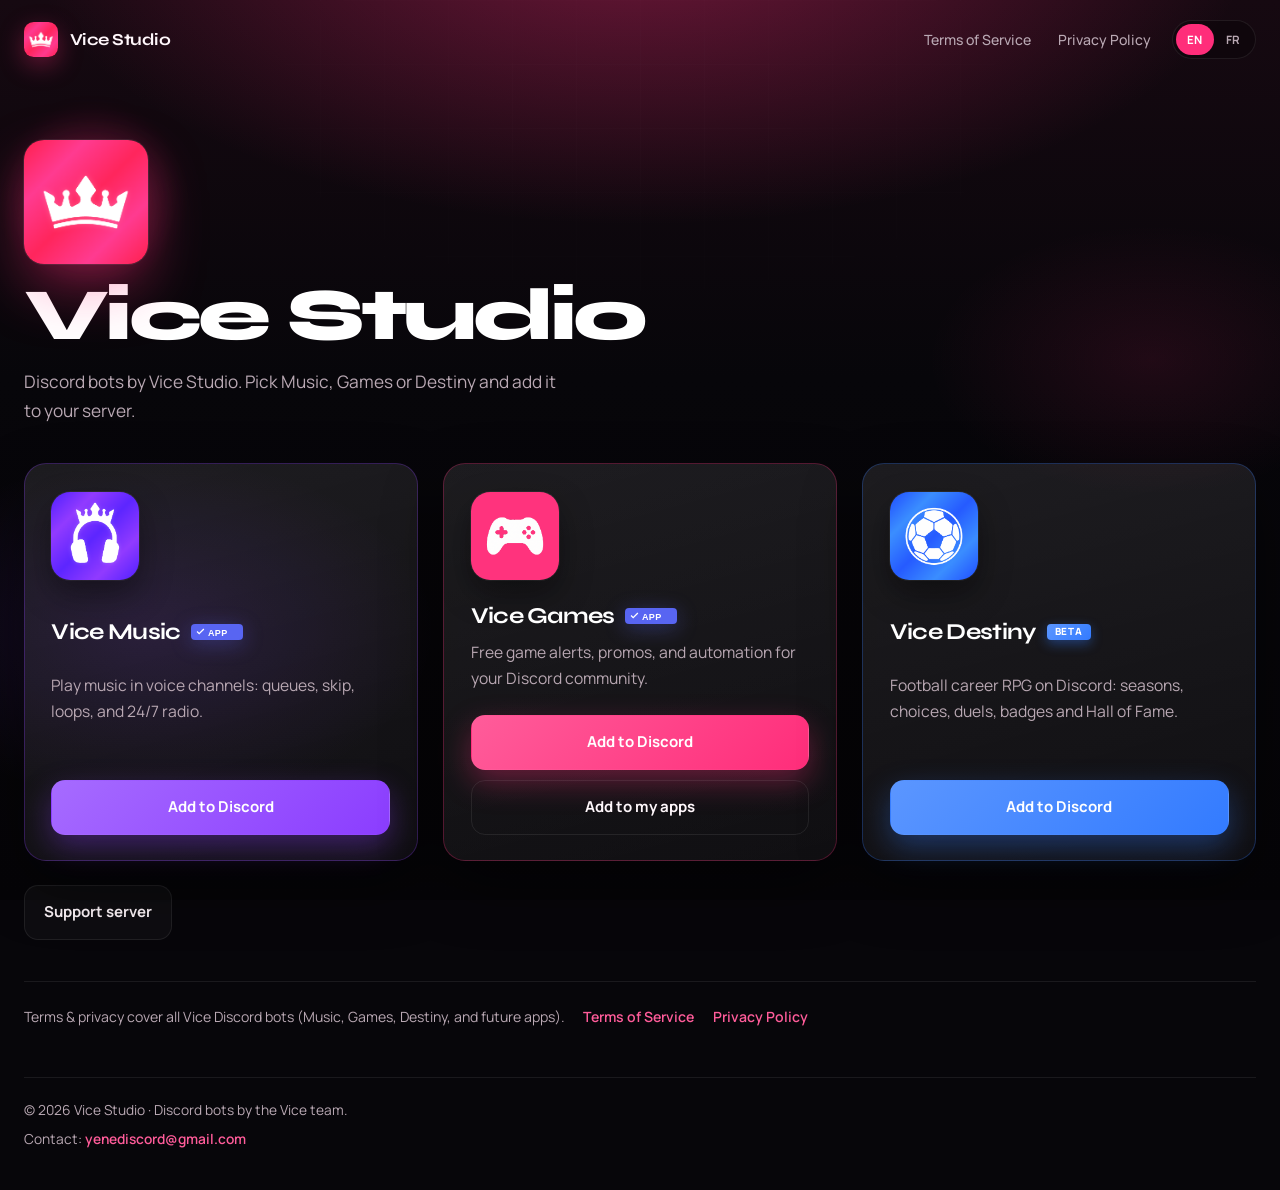
<file: index.html>
<!DOCTYPE html>
<html lang="en">
  <head>
    <meta charset="utf-8" />
    <meta name="viewport" content="width=device-width, initial-scale=1" />
    <title>Vice Studio · Discord bots</title>
    <meta
      name="description"
      content="Add Vice Music, Vice Games or Vice Destiny to your Discord server. Bots by Vice Studio."
    />
    <link rel="canonical" href="https://legal.shvkt.xyz/" />
    <link rel="icon" href="assets/logo-studio.png" type="image/png" />
    <link rel="apple-touch-icon" href="assets/logo-studio.png" />
    <meta property="og:title" content="Vice Studio · Discord bots" />
    <meta
      property="og:description"
      content="Choose Vice Music, Vice Games or Vice Destiny and add them to your Discord server."
    />
    <meta property="og:image" content="https://legal.shvkt.xyz/assets/logo-studio.png" />
    <meta name="theme-color" content="#FF2D7A" />
    <link rel="preconnect" href="https://fonts.googleapis.com" />
    <link rel="preconnect" href="https://fonts.gstatic.com" crossorigin />
    <link rel="stylesheet" href="styles.css" />
  </head>
  <body data-page="home">
    <div class="bg" aria-hidden="true"></div>
    <div class="shell">
      <header class="site-header">
        <a class="brand" href="./">
          <img class="brand-mark" src="assets/logo-studio.png" width="36" height="36" alt="" />
          <span>Vice Studio</span>
        </a>
        <div class="header-actions">
          <nav>
            <a href="terms/" data-i18n="nav.terms">Terms of Service</a>
            <a href="privacy/" data-i18n="nav.privacy">Privacy Policy</a>
          </nav>
          <div class="lang-switch" role="group" aria-label="Language">
            <button type="button" data-set-lang="en" aria-pressed="true">EN</button>
            <button type="button" data-set-lang="fr" aria-pressed="false">FR</button>
          </div>
        </div>
      </header>

      <main class="landing">
        <section class="hero">
          <div class="hero-glow" aria-hidden="true"></div>
          <img
            class="hero-logo"
            src="assets/logo-studio.png"
            width="128"
            height="128"
            alt="Vice Studio"
          />
          <h1>Vice Studio</h1>
          <p class="lede" data-i18n="home.lede">
            Discord bots by Vice Studio. Pick Music, Games or Destiny and add it to your server.
          </p>
        </section>

        <section class="bot-picker" aria-label="Bots">
          <article class="bot-card bot-card--music">
            <img
              class="bot-card__logo"
              src="assets/logo-music.png"
              width="88"
              height="88"
              alt=""
            />
            <div class="bot-card__body">
              <div class="bot-name">
                <h2>Vice Music</h2>
                <span class="verified-badge" title="Verified App" aria-label="Verified App">
                  <svg viewBox="0 0 52 16" width="52" height="16" aria-hidden="true" focusable="false">
                    <rect width="52" height="16" rx="4" fill="#5865F2" />
                    <path
                      fill="#fff"
                      d="M8.2 8.7l-1.7-1.7-.9.9 2.6 2.6 5.1-5.1-.9-.9z"
                    />
                    <text
                      x="17"
                      y="11.5"
                      fill="#fff"
                      font-size="9"
                      font-family="Arial, Helvetica, sans-serif"
                      font-weight="700"
                      letter-spacing="0.04em"
                    >
                      APP
                    </text>
                  </svg>
                </span>
              </div>
              <p data-i18n="home.music.desc">
                Play music in voice channels: queues, skip, loops, and 24/7 radio.
              </p>
            </div>
            <div class="cta">
              <a
                class="btn primary"
                href="https://discord.com/oauth2/authorize?client_id=1389949022512353351&permissions=274914987072&scope=bot%20applications.commands"
                data-i18n="home.cta.invite"
                >Add to Discord</a
              >
            </div>
          </article>

          <article class="bot-card bot-card--games">
            <img
              class="bot-card__logo"
              src="assets/logo-games.png"
              width="88"
              height="88"
              alt=""
            />
            <div class="bot-card__body">
              <div class="bot-name">
                <h2>Vice Games</h2>
                <span class="verified-badge" title="Verified App" aria-label="Verified App">
                  <svg viewBox="0 0 52 16" width="52" height="16" aria-hidden="true" focusable="false">
                    <rect width="52" height="16" rx="4" fill="#5865F2" />
                    <path
                      fill="#fff"
                      d="M8.2 8.7l-1.7-1.7-.9.9 2.6 2.6 5.1-5.1-.9-.9z"
                    />
                    <text
                      x="17"
                      y="11.5"
                      fill="#fff"
                      font-size="9"
                      font-family="Arial, Helvetica, sans-serif"
                      font-weight="700"
                      letter-spacing="0.04em"
                    >
                      APP
                    </text>
                  </svg>
                </span>
              </div>
              <p data-i18n="home.games.desc">
                Free game alerts, promos, and automation for your Discord community.
              </p>
            </div>
            <div class="cta">
              <a
                class="btn primary"
                href="https://discord.com/oauth2/authorize?client_id=1333511268585312306&permissions=515933334608&scope=bot%20applications.commands"
                data-i18n="home.cta.invite"
                >Add to Discord</a
              >
              <a
                class="btn ghost"
                href="https://discord.com/oauth2/authorize?client_id=1333511268585312306&integration_type=1&scope=applications.commands"
                data-i18n="home.cta.user"
                >Add to my apps</a
              >
            </div>
          </article>

          <article class="bot-card bot-card--destiny">
            <img
              class="bot-card__logo"
              src="assets/logo-destiny.png"
              width="88"
              height="88"
              alt=""
            />
            <div class="bot-card__body">
              <div class="bot-name">
                <h2>Vice Destiny</h2>
                <span class="status-badge status-badge--beta" title="Beta" aria-label="Beta">BETA</span>
              </div>
              <p data-i18n="home.destiny.desc">
                Football career RPG on Discord: seasons, choices, duels, badges and Hall of Fame.
              </p>
            </div>
            <div class="cta">
              <a
                class="btn primary"
                href="https://discord.com/oauth2/authorize?client_id=1440088698824822977&permissions=412317248576&scope=bot%20applications.commands"
                data-i18n="home.cta.invite"
                >Add to Discord</a
              >
            </div>
          </article>
        </section>

        <div class="landing-support">
          <a class="btn soft" href="https://discord.gg/VxTa2CeCWG" data-i18n="home.cta.support"
            >Support server</a
          >
        </div>

        <div class="legal-strip">
          <span data-i18n="home.legal.note"
            >Terms & privacy cover all Vice Discord bots (Music, Games, Destiny, and future apps).</span
          >
          <a href="terms/" data-i18n="home.cta.terms">Terms of Service</a>
          <a href="privacy/" data-i18n="home.cta.privacy">Privacy Policy</a>
        </div>
      </main>

      <footer class="site-footer">
        <p data-i18n="footer.copy">
          © <span id="y"></span> Vice Studio · Discord bots by the Vice team.
        </p>
        <p class="muted">
          <span data-i18n="footer.contact">Contact:</span>
          <a href="mailto:yenediscord@gmail.com">yenediscord@gmail.com</a>
        </p>
      </footer>
    </div>
    <script src="lang.js" defer></script>
  </body>
</html>
</file>
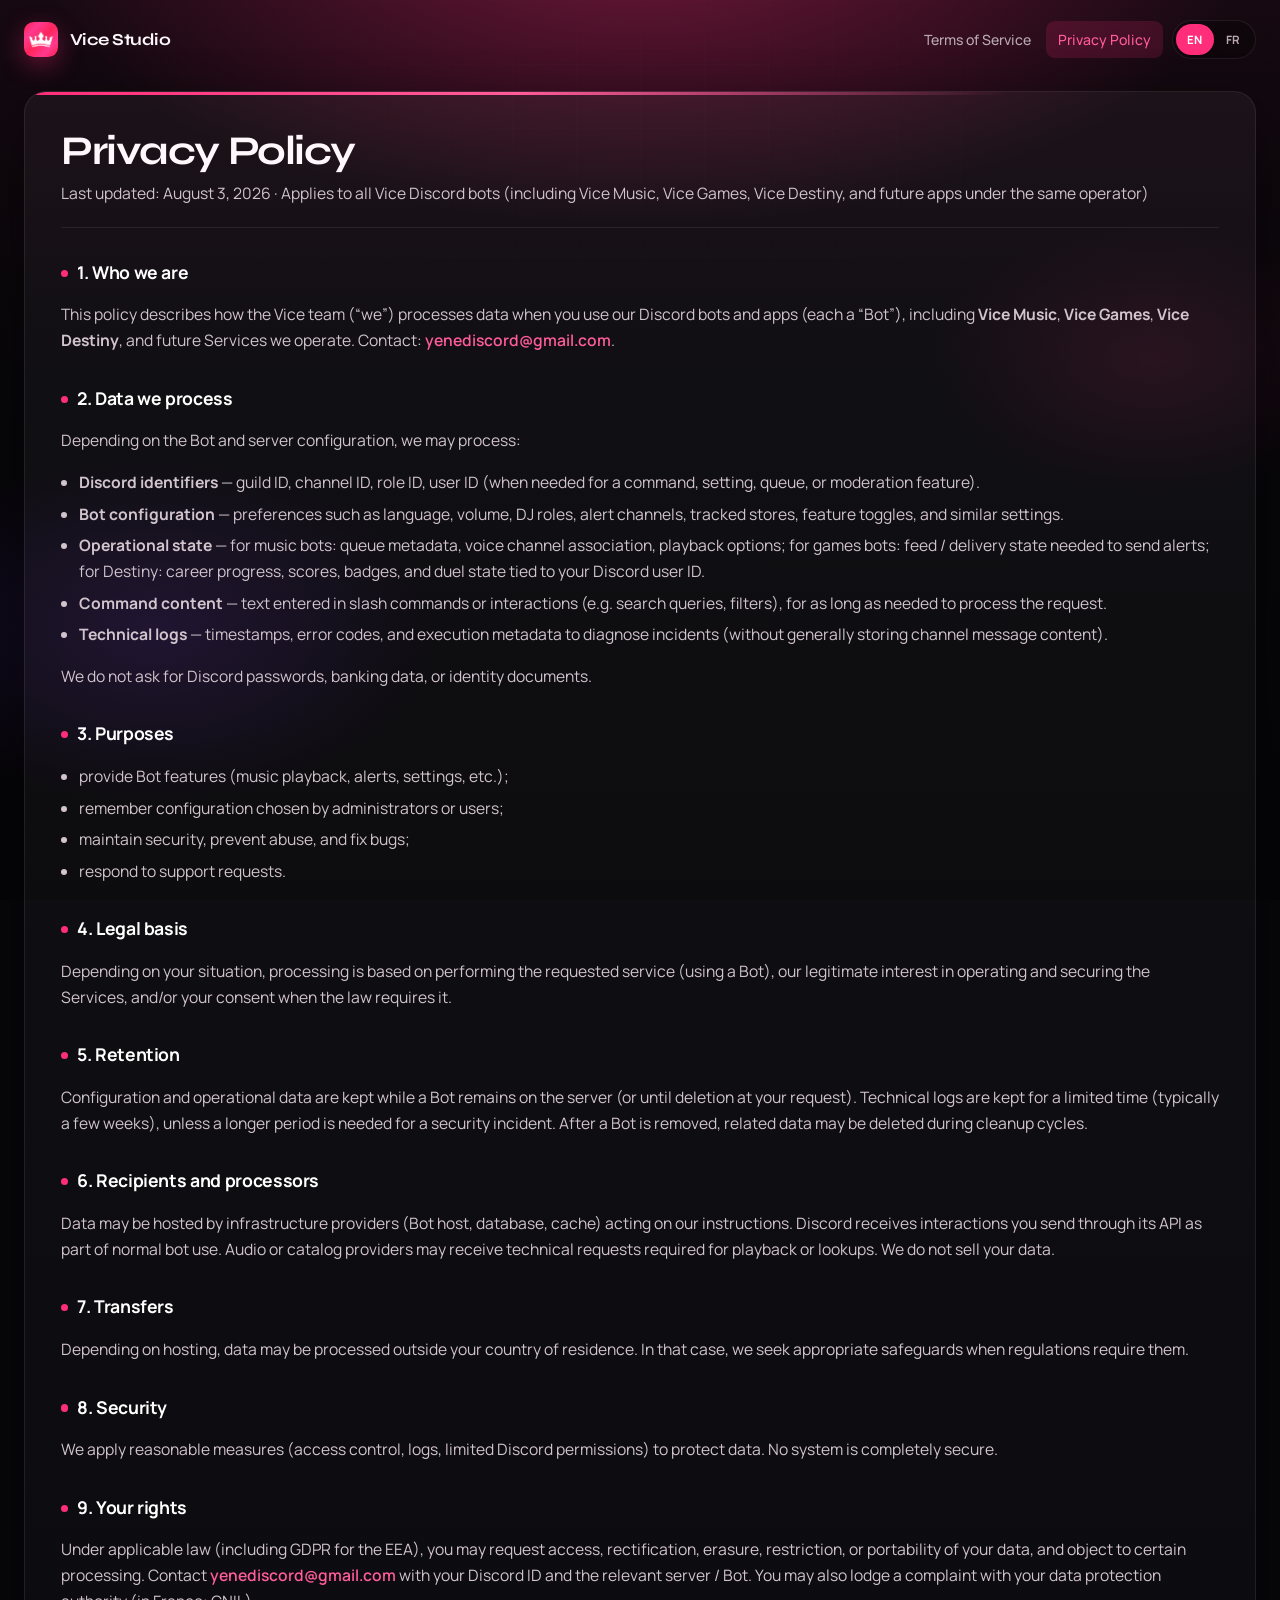
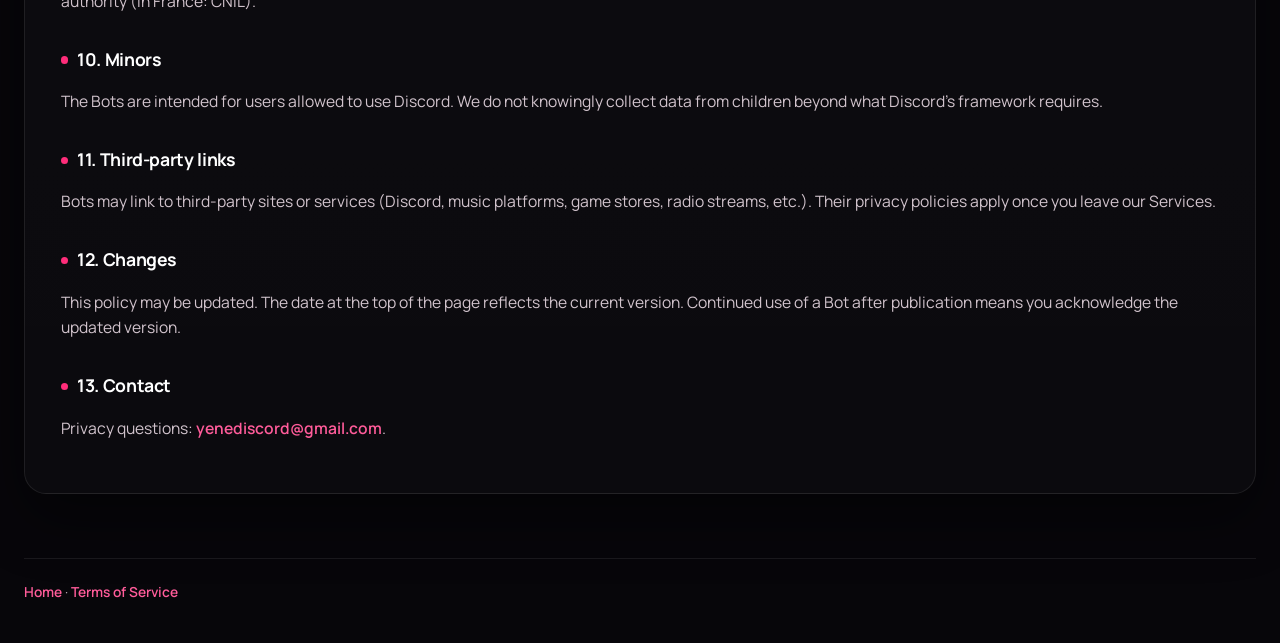
<file: privacy/index.html>
<!DOCTYPE html>
<html lang="en">
  <head>
    <meta charset="utf-8" />
    <meta name="viewport" content="width=device-width, initial-scale=1" />
    <title>Privacy Policy — Vice Bots</title>
    <meta
      name="description"
      content="Privacy Policy for all Vice Discord bots (Vice Music, Vice Games, Vice Destiny, and future apps)."
    />
    <link rel="canonical" href="https://legal.shvkt.xyz/privacy/" />
    <link rel="icon" href="../assets/logo.png" type="image/png" />
    <link rel="apple-touch-icon" href="../assets/logo.png" />
    <link rel="preconnect" href="https://fonts.googleapis.com" />
    <link rel="preconnect" href="https://fonts.gstatic.com" crossorigin />
    <link rel="stylesheet" href="../styles.css" />
  </head>
  <body data-page="privacy">
    <div class="bg" aria-hidden="true"></div>
    <div class="shell">
      <header class="site-header">
        <a class="brand" href="../">
          <img class="brand-mark" src="../assets/logo-studio.png" width="34" height="34" alt="" />
          Vice Studio
        </a>
        <div class="header-actions">
          <nav>
            <a href="../terms/" data-i18n="nav.terms">Terms of Service</a>
            <a href="./" aria-current="page" data-i18n="nav.privacy">Privacy Policy</a>
          </nav>
          <div class="lang-switch" role="group" aria-label="Language">
            <button type="button" data-set-lang="en" aria-pressed="true">EN</button>
            <button type="button" data-set-lang="fr" aria-pressed="false">FR</button>
          </div>
        </div>
      </header>

      <main class="doc">
        <article class="doc-card">
          <div data-lang="en">
            <h1>Privacy Policy</h1>
            <p class="meta">
              Last updated: August 3, 2026 · Applies to all Vice Discord bots (including Vice
              Music, Vice Games, Vice Destiny, and future apps under the same operator)
            </p>

            <h2>1. Who we are</h2>
            <p>
              This policy describes how the Vice team (“we”) processes data when you use our
              Discord bots and apps (each a “Bot”), including <strong>Vice Music</strong>,
              <strong>Vice Games</strong>, <strong>Vice Destiny</strong>, and future Services we
              operate. Contact:
              <a href="mailto:yenediscord@gmail.com">yenediscord@gmail.com</a>.
            </p>

            <h2>2. Data we process</h2>
            <p>Depending on the Bot and server configuration, we may process:</p>
            <ul>
              <li>
                <strong>Discord identifiers</strong> — guild ID, channel ID, role ID, user ID
                (when needed for a command, setting, queue, or moderation feature).
              </li>
              <li>
                <strong>Bot configuration</strong> — preferences such as language, volume, DJ
                roles, alert channels, tracked stores, feature toggles, and similar settings.
              </li>
              <li>
                <strong>Operational state</strong> — for music bots: queue metadata, voice channel
                association, playback options; for games bots: feed / delivery state needed to send
                alerts; for Destiny: career progress, scores, badges, and duel state tied to your
                Discord user ID.
              </li>
              <li>
                <strong>Command content</strong> — text entered in slash commands or interactions
                (e.g. search queries, filters), for as long as needed to process the request.
              </li>
              <li>
                <strong>Technical logs</strong> — timestamps, error codes, and execution metadata
                to diagnose incidents (without generally storing channel message content).
              </li>
            </ul>
            <p>
              We do not ask for Discord passwords, banking data, or identity documents.
            </p>

            <h2>3. Purposes</h2>
            <ul>
              <li>provide Bot features (music playback, alerts, settings, etc.);</li>
              <li>remember configuration chosen by administrators or users;</li>
              <li>maintain security, prevent abuse, and fix bugs;</li>
              <li>respond to support requests.</li>
            </ul>

            <h2>4. Legal basis</h2>
            <p>
              Depending on your situation, processing is based on performing the requested service
              (using a Bot), our legitimate interest in operating and securing the Services,
              and/or your consent when the law requires it.
            </p>

            <h2>5. Retention</h2>
            <p>
              Configuration and operational data are kept while a Bot remains on the server (or
              until deletion at your request). Technical logs are kept for a limited time
              (typically a few weeks), unless a longer period is needed for a security incident.
              After a Bot is removed, related data may be deleted during cleanup cycles.
            </p>

            <h2>6. Recipients and processors</h2>
            <p>
              Data may be hosted by infrastructure providers (Bot host, database, cache) acting on
              our instructions. Discord receives interactions you send through its API as part of
              normal bot use. Audio or catalog providers may receive technical requests required
              for playback or lookups. We do not sell your data.
            </p>

            <h2>7. Transfers</h2>
            <p>
              Depending on hosting, data may be processed outside your country of residence. In
              that case, we seek appropriate safeguards when regulations require them.
            </p>

            <h2>8. Security</h2>
            <p>
              We apply reasonable measures (access control, logs, limited Discord permissions) to
              protect data. No system is completely secure.
            </p>

            <h2>9. Your rights</h2>
            <p>
              Under applicable law (including GDPR for the EEA), you may request access,
              rectification, erasure, restriction, or portability of your data, and object to
              certain processing. Contact
              <a href="mailto:yenediscord@gmail.com">yenediscord@gmail.com</a>
              with your Discord ID and the relevant server / Bot. You may also lodge a complaint
              with your data protection authority (in France: CNIL).
            </p>

            <h2>10. Minors</h2>
            <p>
              The Bots are intended for users allowed to use Discord. We do not knowingly collect
              data from children beyond what Discord’s framework requires.
            </p>

            <h2>11. Third-party links</h2>
            <p>
              Bots may link to third-party sites or services (Discord, music platforms, game
              stores, radio streams, etc.). Their privacy policies apply once you leave our
              Services.
            </p>

            <h2>12. Changes</h2>
            <p>
              This policy may be updated. The date at the top of the page reflects the current
              version. Continued use of a Bot after publication means you acknowledge the updated
              version.
            </p>

            <h2>13. Contact</h2>
            <p>
              Privacy questions:
              <a href="mailto:yenediscord@gmail.com">yenediscord@gmail.com</a>.
            </p>
          </div>

          <div data-lang="fr" hidden>
            <h1>Politique de confidentialité</h1>
            <p class="meta">
              Dernière mise à jour&nbsp;: 3 août 2026 · S'applique à tous les bots Discord Vice
              (dont Vice Music, Vice Games, Vice Destiny, et les apps futures du même opérateur)
            </p>

            <h2>1. Qui nous sommes</h2>
            <p>
              La présente politique décrit comment l'équipe Vice («&nbsp;nous&nbsp;») traite les
              données lors de l'utilisation de nos bots et apps Discord (chacun un
              «&nbsp;Bot&nbsp;»), notamment <strong>Vice Music</strong>,
              <strong>Vice Games</strong>, <strong>Vice Destiny</strong>, et les Services futurs.
              Contact&nbsp;:
              <a href="mailto:yenediscord@gmail.com">yenediscord@gmail.com</a>.
            </p>

            <h2>2. Données que nous traitons</h2>
            <p>Selon le Bot et la configuration du serveur, nous pouvons traiter&nbsp;:</p>
            <ul>
              <li>
                <strong>Identifiants Discord</strong> — ID de serveur, salon, rôle, utilisateur
                (lorsque nécessaire pour une commande, un réglage, une file ou une modération).
              </li>
              <li>
                <strong>Configuration du Bot</strong> — préférences (langue, volume, rôles DJ,
                salons d'alertes, boutiques suivies, options, etc.).
              </li>
              <li>
                <strong>État opérationnel</strong> — pour la musique&nbsp;: métadonnées de file,
                salon vocal, options de lecture&nbsp;; pour les jeux&nbsp;: état nécessaire à
                l'envoi d'alertes&nbsp;; pour Destiny&nbsp;: progression de carrière, scores,
                badges et état des duels liés à votre ID Discord.
              </li>
              <li>
                <strong>Contenu de commandes</strong> — textes saisis (recherches, filtres), le
                temps nécessaire au traitement.
              </li>
              <li>
                <strong>Logs techniques</strong> — horodatages, codes d'erreur, métadonnées pour
                diagnostiquer des incidents (sans stocker le contenu des messages de salon de
                façon générale).
              </li>
            </ul>
            <p>
              Nous ne demandons pas de mot de passe Discord, de données bancaires, ni de documents
              d'identité.
            </p>

            <h2>3. Finalités</h2>
            <ul>
              <li>fournir les fonctionnalités des Bots (musique, alertes, paramètres, etc.)&nbsp;;</li>
              <li>mémoriser la configuration choisie&nbsp;;</li>
              <li>assurer la sécurité, prévenir les abus et corriger les bugs&nbsp;;</li>
              <li>répondre aux demandes de support.</li>
            </ul>

            <h2>4. Base légale</h2>
            <p>
              Selon votre situation, le traitement repose sur l'exécution du service demandé
              (utilisation d'un Bot), notre intérêt légitime à faire fonctionner et sécuriser les
              Services, et/ou votre consentement lorsque la loi l'exige.
            </p>

            <h2>5. Conservation</h2>
            <p>
              Les données de configuration et d'état sont conservées tant qu'un Bot reste présent
              sur le serveur (ou jusqu'à suppression à votre demande). Les logs techniques sont
              conservés pour une durée limitée (en pratique quelques semaines), sauf besoin plus
              long lié à un incident. Après retrait d'un Bot, les données associées peuvent être
              effacées lors des cycles de nettoyage.
            </p>

            <h2>6. Destinataires et sous-traitants</h2>
            <p>
              Les données peuvent être hébergées chez des prestataires d'infrastructure (hébergeur,
              base de données, cache) agissant selon nos instructions. Discord reçoit les
              interactions via son API. Des fournisseurs audio / catalogues peuvent recevoir des
              requêtes techniques nécessaires à la lecture ou à la recherche. Nous ne vendons pas
              vos données.
            </p>

            <h2>7. Transferts</h2>
            <p>
              Selon l'hébergement, des données peuvent être traitées hors de votre pays de
              résidence. Dans ce cas, nous veillons à des garanties appropriées lorsque la
              réglementation l'exige.
            </p>

            <h2>8. Sécurité</h2>
            <p>
              Nous appliquons des mesures raisonnables (contrôle d'accès, journaux, limitation des
              permissions Discord) pour protéger les données. Aucun système n'est totalement
              sécurisé.
            </p>

            <h2>9. Vos droits</h2>
            <p>
              Selon la réglementation applicable (notamment RGPD pour l'EEE), vous pouvez demander
              l'accès, la rectification, l'effacement, la limitation ou la portabilité de vos
              données, et vous opposer à certains traitements. Contactez
              <a href="mailto:yenediscord@gmail.com">yenediscord@gmail.com</a>
              en précisant votre ID Discord et le serveur / Bot concerné. Vous pouvez également
              saisir votre autorité (en France&nbsp;: CNIL).
            </p>

            <h2>10. Mineurs</h2>
            <p>
              Les Bots s'adressent à des utilisateurs autorisés à utiliser Discord. Nous ne
              collectons pas sciemment de données auprès d'enfants en dehors du cadre imposé par
              Discord.
            </p>

            <h2>11. Liens tiers</h2>
            <p>
              Les Bots peuvent renvoyer vers des services tiers (Discord, plateformes musicales,
              boutiques, radios, etc.). Leurs politiques s'appliquent dès que vous quittez nos
              Services.
            </p>

            <h2>12. Modifications</h2>
            <p>
              Cette politique peut être mise à jour. La date en tête de page reflète la version en
              vigueur. L'usage continu d'un Bot après publication vaut prise de connaissance de la
              version à jour.
            </p>

            <h2>13. Contact</h2>
            <p>
              Questions vie privée&nbsp;:
              <a href="mailto:yenediscord@gmail.com">yenediscord@gmail.com</a>.
            </p>
          </div>
        </article>
      </main>

      <footer class="site-footer">
        <p>
          <a href="../" data-i18n="footer.home">Home</a>
          ·
          <a href="../terms/" data-i18n="footer.terms">Terms of Service</a>
        </p>
      </footer>
    </div>
    <script src="../lang.js" defer></script>
  </body>
</html>
</file>
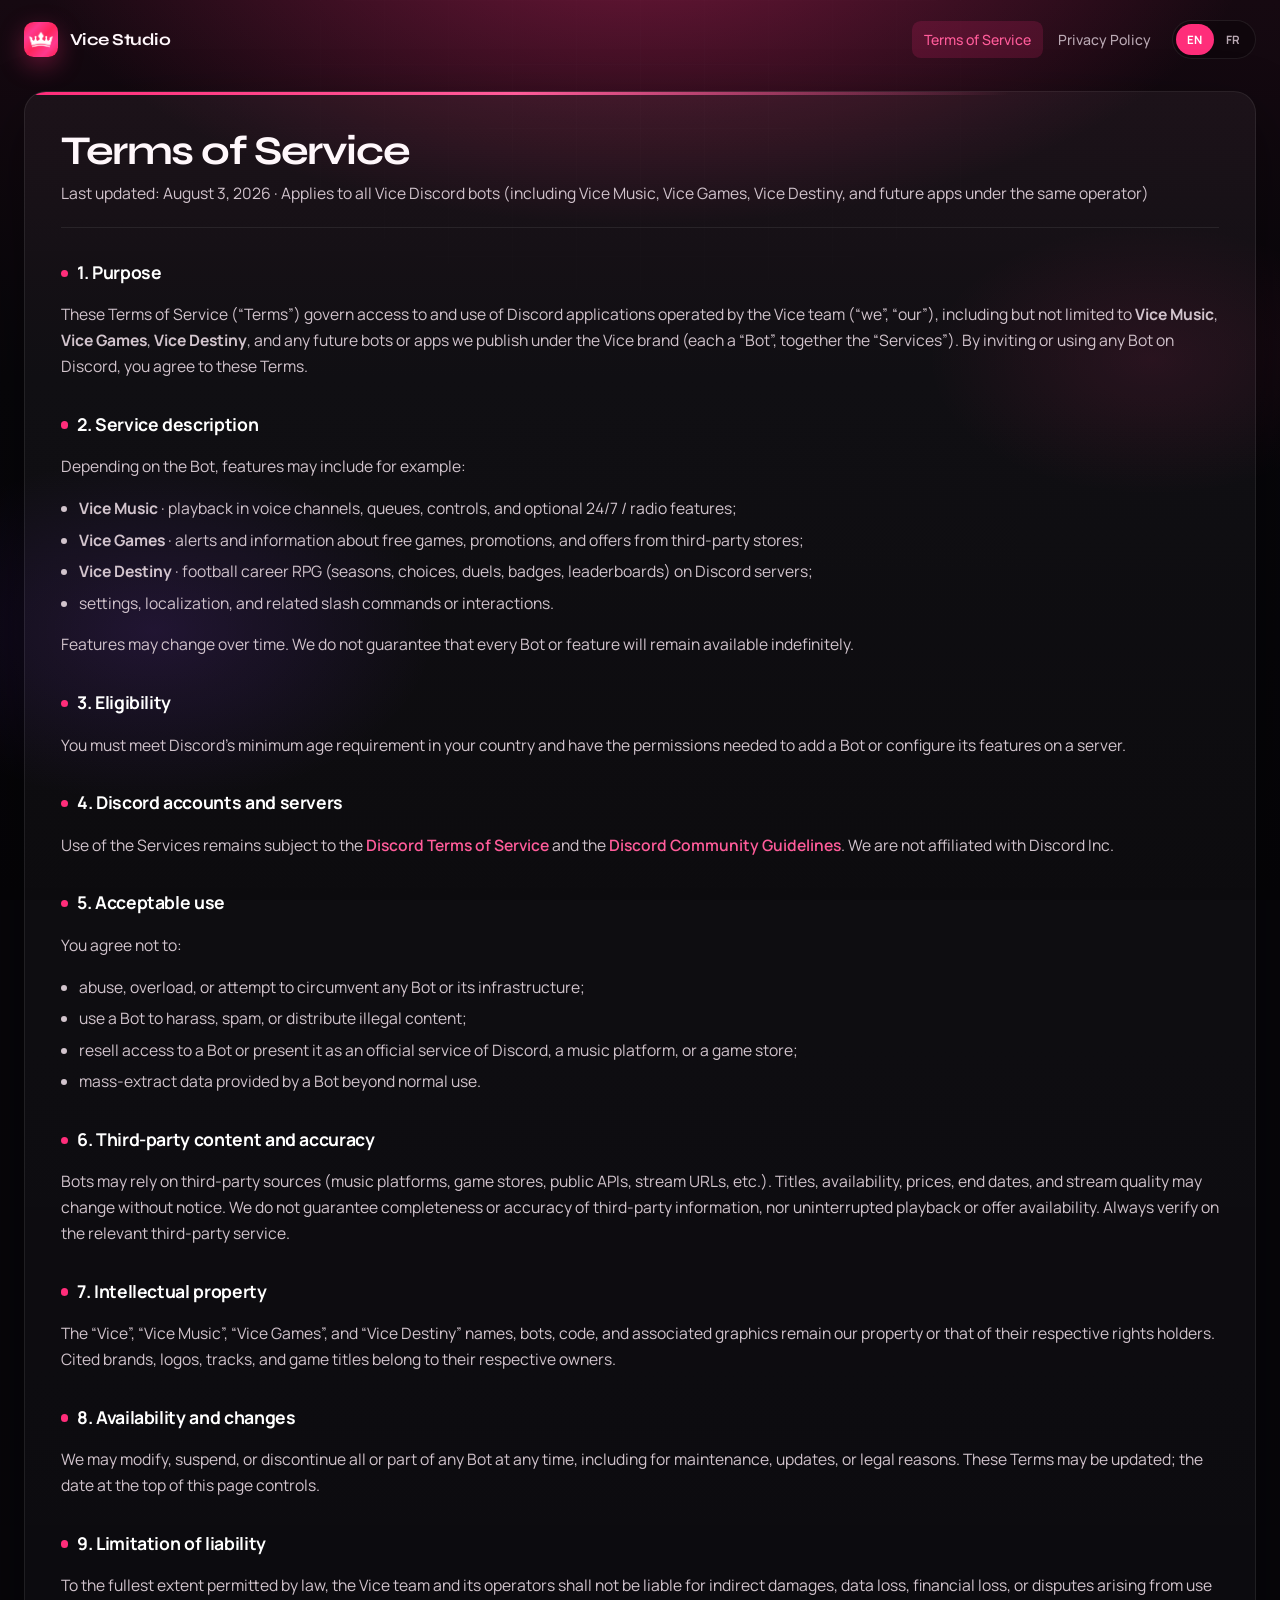
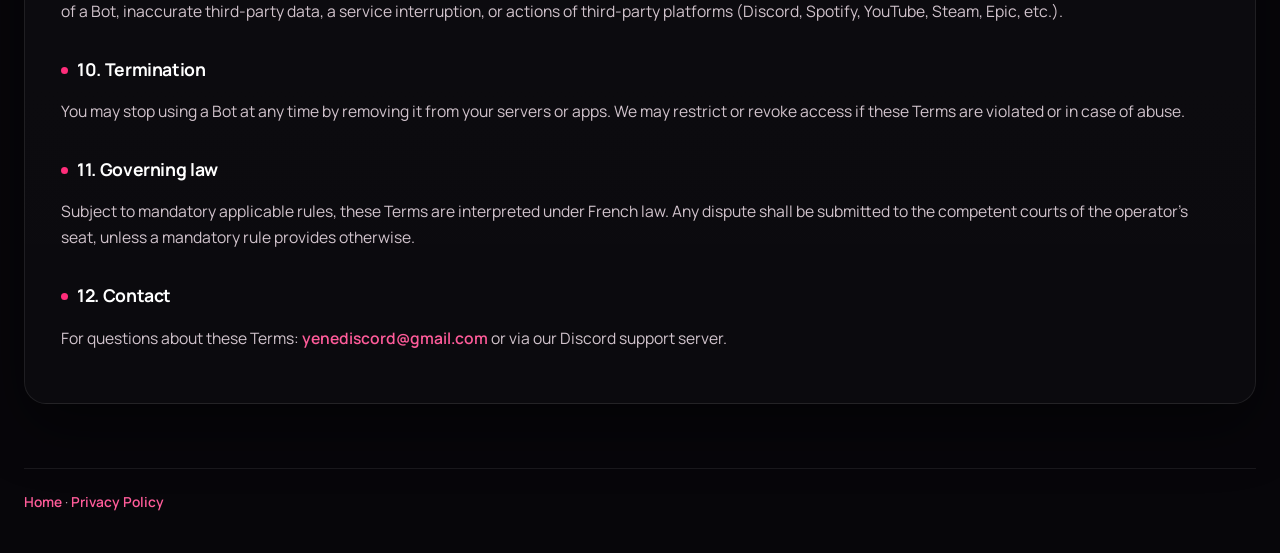
<file: terms/index.html>
<!DOCTYPE html>
<html lang="en">
  <head>
    <meta charset="utf-8" />
    <meta name="viewport" content="width=device-width, initial-scale=1" />
    <title>Terms of Service · Vice Bots</title>
    <meta
      name="description"
      content="Terms of Service for all Vice Discord bots (Vice Music, Vice Games, Vice Destiny, and future apps)."
    />
    <link rel="canonical" href="https://legal.shvkt.xyz/terms/" />
    <link rel="icon" href="../assets/logo-studio.png" type="image/png" />
    <link rel="apple-touch-icon" href="../assets/logo-studio.png" />
    <link rel="preconnect" href="https://fonts.googleapis.com" />
    <link rel="preconnect" href="https://fonts.gstatic.com" crossorigin />
    <link rel="stylesheet" href="../styles.css" />
  </head>
  <body data-page="terms">
    <div class="bg" aria-hidden="true"></div>
    <div class="shell">
      <header class="site-header">
        <a class="brand" href="../">
          <img class="brand-mark" src="../assets/logo-studio.png" width="34" height="34" alt="" />
          Vice Studio
        </a>
        <div class="header-actions">
          <nav>
            <a href="./" aria-current="page" data-i18n="nav.terms">Terms of Service</a>
            <a href="../privacy/" data-i18n="nav.privacy">Privacy Policy</a>
          </nav>
          <div class="lang-switch" role="group" aria-label="Language">
            <button type="button" data-set-lang="en" aria-pressed="true">EN</button>
            <button type="button" data-set-lang="fr" aria-pressed="false">FR</button>
          </div>
        </div>
      </header>

      <main class="doc">
        <article class="doc-card">
          <div data-lang="en">
            <h1>Terms of Service</h1>
            <p class="meta">
              Last updated: August 3, 2026 · Applies to all Vice Discord bots (including Vice
              Music, Vice Games, Vice Destiny, and future apps under the same operator)
            </p>

            <h2>1. Purpose</h2>
            <p>
              These Terms of Service (“Terms”) govern access to and use of Discord applications
              operated by the Vice team (“we”, “our”), including but not limited to
              <strong>Vice Music</strong>, <strong>Vice Games</strong>,
              <strong>Vice Destiny</strong>, and any future bots or apps we publish under the Vice
              brand (each a “Bot”, together the “Services”). By inviting or using any Bot on
              Discord, you agree to these Terms.
            </p>

            <h2>2. Service description</h2>
            <p>Depending on the Bot, features may include for example:</p>
            <ul>
              <li>
                <strong>Vice Music</strong> · playback in voice channels, queues, controls, and
                optional 24/7 / radio features;
              </li>
              <li>
                <strong>Vice Games</strong> · alerts and information about free games, promotions,
                and offers from third-party stores;
              </li>
              <li>
                <strong>Vice Destiny</strong> · football career RPG (seasons, choices, duels,
                badges, leaderboards) on Discord servers;
              </li>
              <li>settings, localization, and related slash commands or interactions.</li>
            </ul>
            <p>
              Features may change over time. We do not guarantee that every Bot or feature will
              remain available indefinitely.
            </p>

            <h2>3. Eligibility</h2>
            <p>
              You must meet Discord’s minimum age requirement in your country and have the
              permissions needed to add a Bot or configure its features on a server.
            </p>

            <h2>4. Discord accounts and servers</h2>
            <p>
              Use of the Services remains subject to the
              <a href="https://discord.com/terms" rel="noopener noreferrer" target="_blank"
                >Discord Terms of Service</a
              >
              and the
              <a href="https://discord.com/guidelines" rel="noopener noreferrer" target="_blank"
                >Discord Community Guidelines</a
              >. We are not affiliated with Discord Inc.
            </p>

            <h2>5. Acceptable use</h2>
            <p>You agree not to:</p>
            <ul>
              <li>abuse, overload, or attempt to circumvent any Bot or its infrastructure;</li>
              <li>use a Bot to harass, spam, or distribute illegal content;</li>
              <li>
                resell access to a Bot or present it as an official service of Discord, a music
                platform, or a game store;
              </li>
              <li>mass-extract data provided by a Bot beyond normal use.</li>
            </ul>

            <h2>6. Third-party content and accuracy</h2>
            <p>
              Bots may rely on third-party sources (music platforms, game stores, public APIs,
              stream URLs, etc.). Titles, availability, prices, end dates, and stream quality may
              change without notice. We do not guarantee completeness or accuracy of third-party
              information, nor uninterrupted playback or offer availability. Always verify on the
              relevant third-party service.
            </p>

            <h2>7. Intellectual property</h2>
            <p>
              The “Vice”, “Vice Music”, “Vice Games”, and “Vice Destiny” names, bots, code, and
              associated graphics remain our property or that of their respective rights holders.
              Cited brands, logos, tracks, and game titles belong to their respective owners.
            </p>

            <h2>8. Availability and changes</h2>
            <p>
              We may modify, suspend, or discontinue all or part of any Bot at any time, including
              for maintenance, updates, or legal reasons. These Terms may be updated; the date at
              the top of this page controls.
            </p>

            <h2>9. Limitation of liability</h2>
            <p>
              To the fullest extent permitted by law, the Vice team and its operators shall not be
              liable for indirect damages, data loss, financial loss, or disputes arising from use
              of a Bot, inaccurate third-party data, a service interruption, or actions of
              third-party platforms (Discord, Spotify, YouTube, Steam, Epic, etc.).
            </p>

            <h2>10. Termination</h2>
            <p>
              You may stop using a Bot at any time by removing it from your servers or apps. We may
              restrict or revoke access if these Terms are violated or in case of abuse.
            </p>

            <h2>11. Governing law</h2>
            <p>
              Subject to mandatory applicable rules, these Terms are interpreted under French law.
              Any dispute shall be submitted to the competent courts of the operator’s seat,
              unless a mandatory rule provides otherwise.
            </p>

            <h2>12. Contact</h2>
            <p>
              For questions about these Terms:
              <a href="mailto:yenediscord@gmail.com">yenediscord@gmail.com</a>
              or via our Discord support server.
            </p>
          </div>

          <div data-lang="fr" hidden>
            <h1>Conditions d'utilisation</h1>
            <p class="meta">
              Dernière mise à jour&nbsp;: 3 août 2026 · S'appliquent à tous les bots Discord Vice
              (dont Vice Music, Vice Games, Vice Destiny, et les apps futures du même opérateur)
            </p>

            <h2>1. Objet</h2>
            <p>
              Les présentes Conditions d'utilisation («&nbsp;Conditions&nbsp;») régissent l'accès
              et l'utilisation des applications Discord opérées par l'équipe Vice
              («&nbsp;nous&nbsp;», «&nbsp;notre&nbsp;»), notamment
              <strong>Vice Music</strong>, <strong>Vice Games</strong>,
              <strong>Vice Destiny</strong>, et tout bot ou app futurs publiés sous la marque Vice
              (chacun un «&nbsp;Bot&nbsp;», ensemble les «&nbsp;Services&nbsp;»). En invitant ou
              en utilisant un Bot sur Discord, vous acceptez ces Conditions.
            </p>

            <h2>2. Description du service</h2>
            <p>Selon le Bot, les fonctionnalités peuvent inclure par exemple&nbsp;:</p>
            <ul>
              <li>
                <strong>Vice Music</strong> · lecture en vocal, files, contrôles, et options 24/7 /
                radio&nbsp;;
              </li>
              <li>
                <strong>Vice Games</strong> · alertes et infos sur jeux gratuits, promotions et
                offres de boutiques tierces&nbsp;;
              </li>
              <li>
                <strong>Vice Destiny</strong> · RPG de carrière footballistique (saisons, choix,
                duels, badges, classements) sur les serveurs Discord&nbsp;;
              </li>
              <li>paramètres, langues, et commandes slash / interactions associées.</li>
            </ul>
            <p>
              Les fonctionnalités peuvent évoluer. Nous ne garantissons pas qu'un Bot ou une
              fonction restera disponible indéfiniment.
            </p>

            <h2>3. Éligibilité</h2>
            <p>
              Vous devez avoir l'âge minimum requis pour utiliser Discord dans votre pays, et
              disposer des permissions nécessaires pour ajouter un Bot ou configurer ses
              fonctionnalités sur un serveur.
            </p>

            <h2>4. Comptes et serveurs Discord</h2>
            <p>
              L'utilisation des Services reste soumise aux
              <a href="https://discord.com/terms" rel="noopener noreferrer" target="_blank"
                >Conditions d'utilisation de Discord</a
              >
              et aux
              <a href="https://discord.com/guidelines" rel="noopener noreferrer" target="_blank"
                >Règles de la communauté Discord</a
              >. Nous ne sommes pas affiliés à Discord Inc.
            </p>

            <h2>5. Utilisation acceptable</h2>
            <p>Vous vous engagez à ne pas&nbsp;:</p>
            <ul>
              <li>abuser, surcharger ou tenter de contourner un Bot ou son infrastructure&nbsp;;</li>
              <li>utiliser un Bot pour harceler, spammer ou diffuser du contenu illégal&nbsp;;</li>
              <li>
                revendre l'accès à un Bot ou le présenter comme un service officiel de Discord,
                d'une plateforme musicale ou d'une boutique de jeux&nbsp;;
              </li>
              <li>extraire massivement les données fournies au-delà d'un usage normal.</li>
            </ul>

            <h2>6. Contenu tiers et exactitude</h2>
            <p>
              Les Bots peuvent s'appuyer sur des sources tierces (plateformes musicales, boutiques
              de jeux, APIs publiques, flux radio, etc.). Titres, disponibilités, prix, dates et
              qualité de lecture peuvent changer sans préavis. Nous ne garantissons ni
              l'exactitude des infos tierces, ni une lecture ininterrompue. Vérifiez toujours sur
              le service concerné.
            </p>

            <h2>7. Propriété intellectuelle</h2>
            <p>
              Les noms «&nbsp;Vice&nbsp;», «&nbsp;Vice Music&nbsp;», «&nbsp;Vice Games&nbsp;»,
              «&nbsp;Vice Destiny&nbsp;», les bots, leur code et éléments graphiques restent notre
              propriété ou celle de leurs ayants droit. Marques, logos, pistes et titres de jeux
              cités appartiennent à leurs propriétaires respectifs.
            </p>

            <h2>8. Disponibilité et modifications</h2>
            <p>
              Nous pouvons modifier, suspendre ou interrompre tout ou partie d'un Bot à tout
              moment, y compris pour maintenance, mises à jour ou raisons légales. Ces Conditions
              peuvent être mises à jour&nbsp;; la date en tête de page fait foi.
            </p>

            <h2>9. Limitation de responsabilité</h2>
            <p>
              Dans les limites autorisées par la loi, l'équipe Vice et ses opérateurs ne sauraient
              être responsables des dommages indirects, pertes de données, pertes financières ou
              litiges résultant de l'utilisation d'un Bot, d'une donnée tierce inexacte, d'une
              interruption, ou d'actions de plateformes tierces (Discord, Spotify, YouTube, Steam,
              Epic, etc.).
            </p>

            <h2>10. Résiliation</h2>
            <p>
              Vous pouvez cesser d'utiliser un Bot à tout moment en le retirant de vos serveurs
              ou apps. Nous pouvons restreindre ou révoquer l'accès en cas de non-respect des
              présentes Conditions ou d'abus.
            </p>

            <h2>11. Droit applicable</h2>
            <p>
              Sous réserve des dispositions impératives applicables, ces Conditions sont
              interprétées selon le droit français. Tout litige sera soumis aux tribunaux
              compétents du ressort du siège de l'opérateur, sauf règle contraire d'ordre public.
            </p>

            <h2>12. Contact</h2>
            <p>
              Pour toute question relative à ces Conditions&nbsp;:
              <a href="mailto:yenediscord@gmail.com">yenediscord@gmail.com</a>
              ou via notre serveur Discord de support.
            </p>
          </div>
        </article>
      </main>

      <footer class="site-footer">
        <p>
          <a href="../" data-i18n="footer.home">Home</a>
          ·
          <a href="../privacy/" data-i18n="footer.privacy">Privacy Policy</a>
        </p>
      </footer>
    </div>
    <script src="../lang.js" defer></script>
  </body>
</html>
</file>
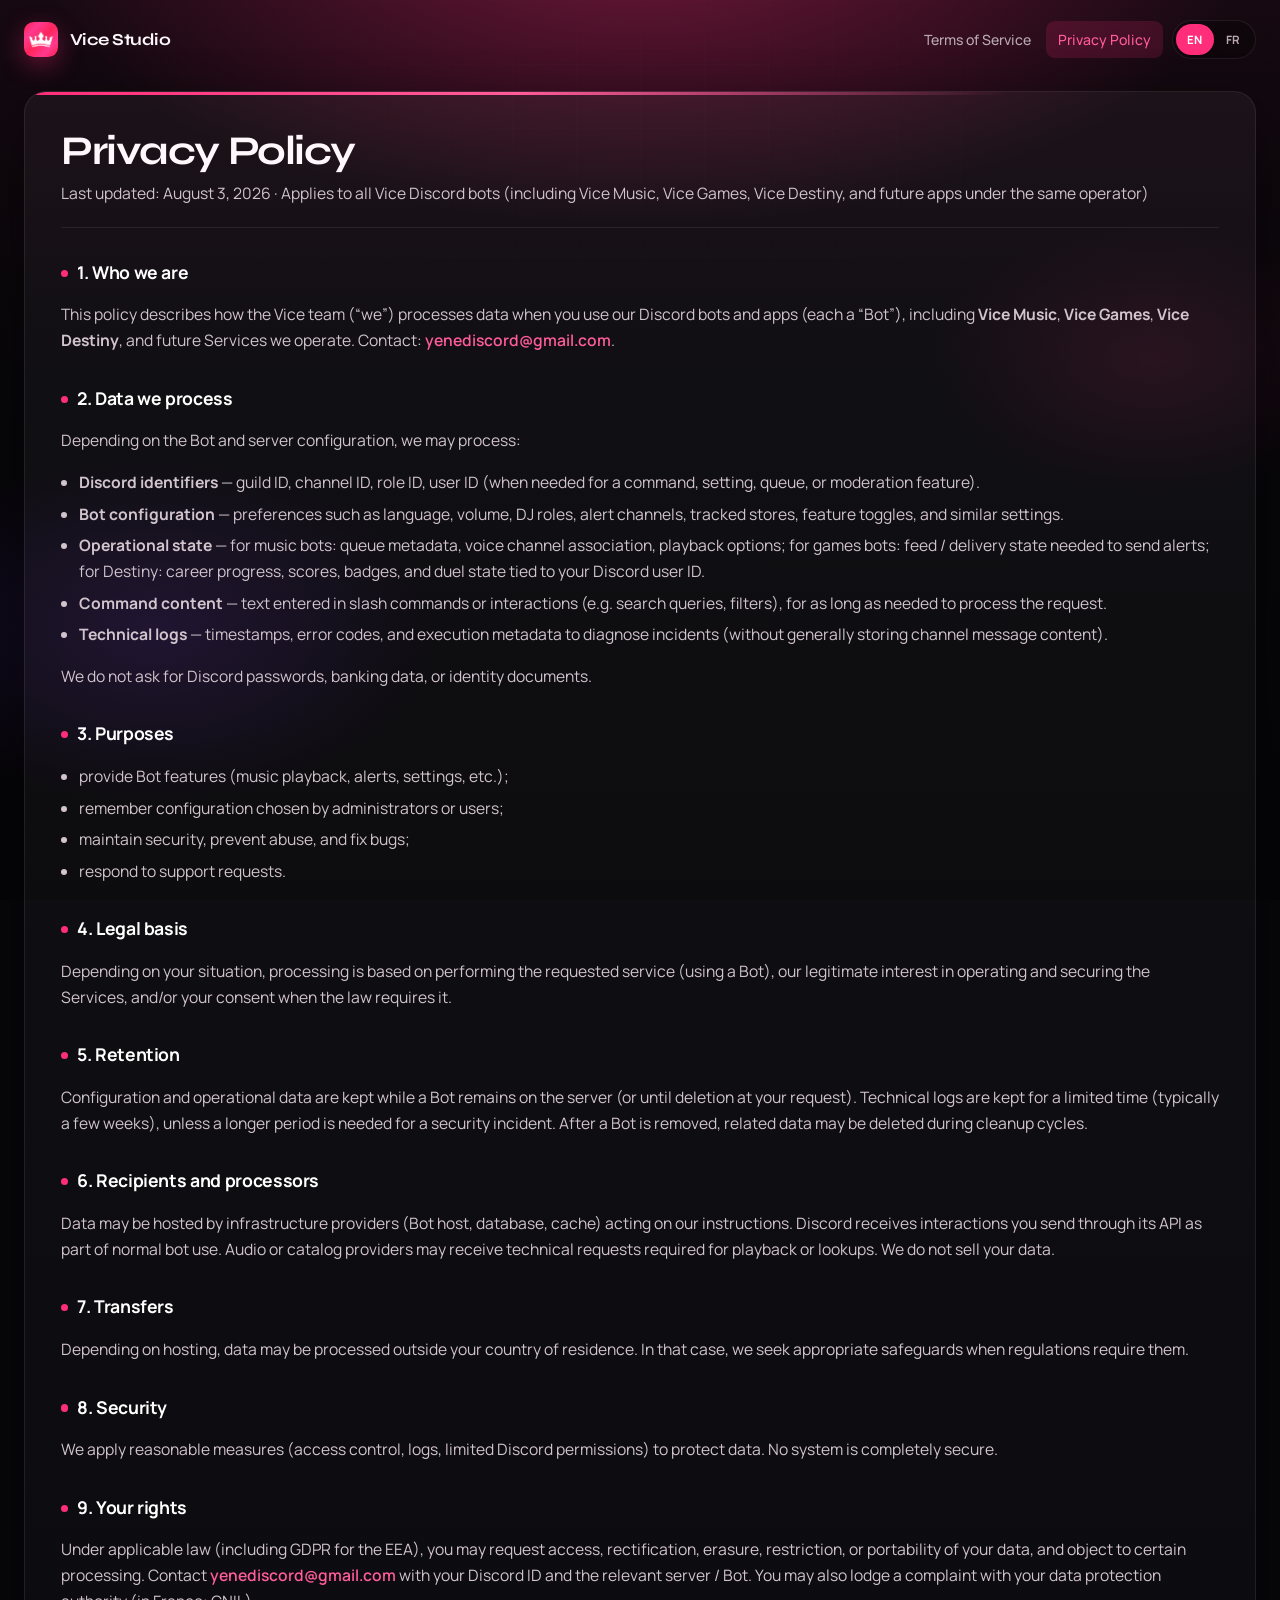
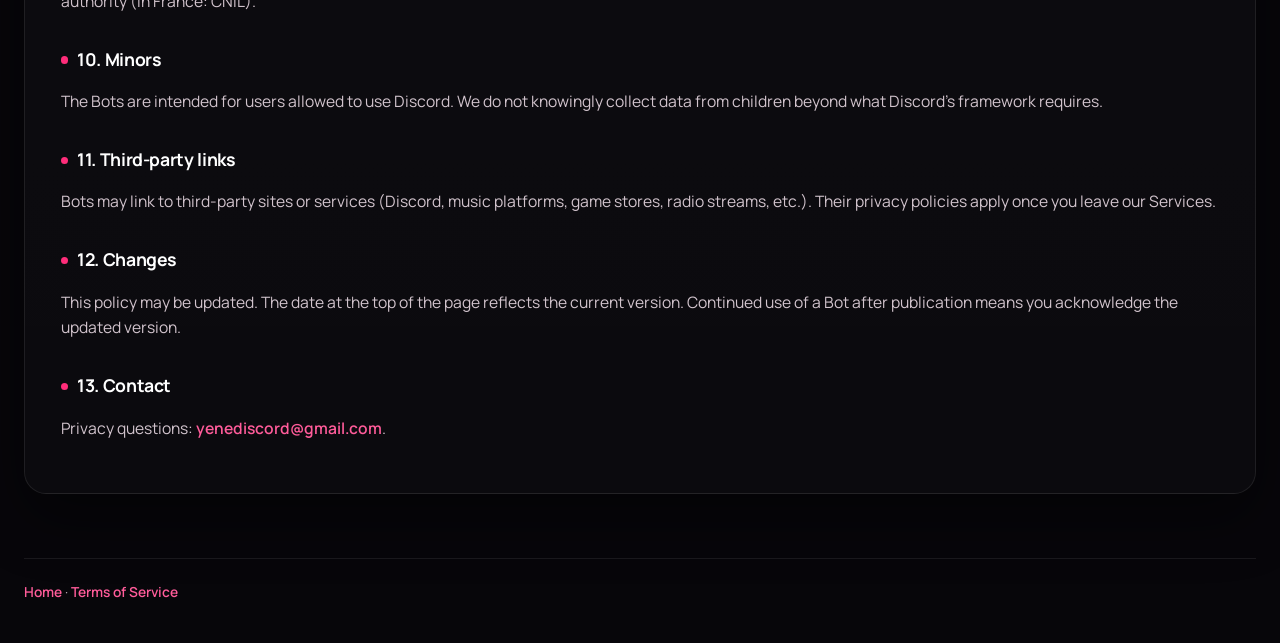
<file: privacy.html>
<!DOCTYPE html>
<html lang="en">
  <head>
    <meta charset="utf-8" />
    <title>Redirecting…</title>
    <link rel="canonical" href="https://legal.shvkt.xyz/privacy/" />
    <meta http-equiv="refresh" content="0; url=/privacy/" />
    <script>location.replace('/privacy/');</script>
  </head>
  <body>
    <p><a href="/privacy/">Privacy Policy</a></p>
  </body>
</html>
</file>
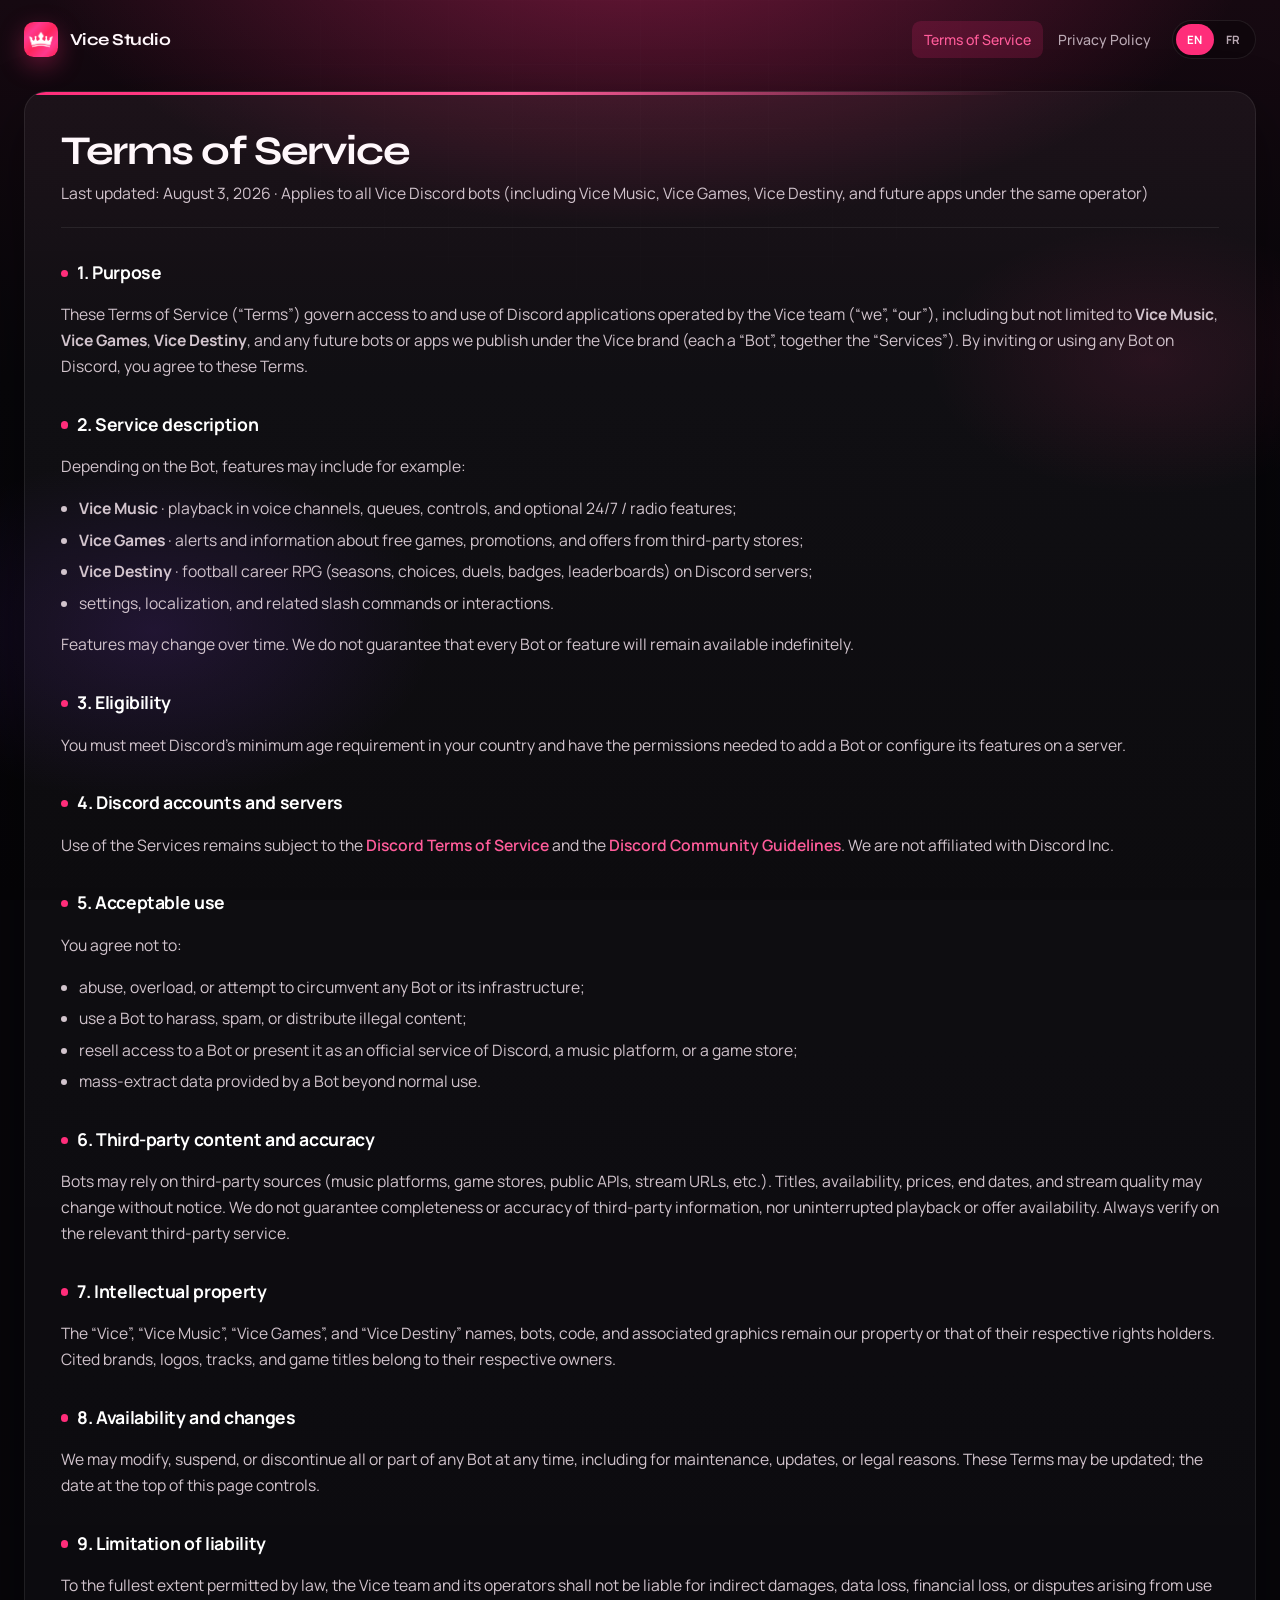
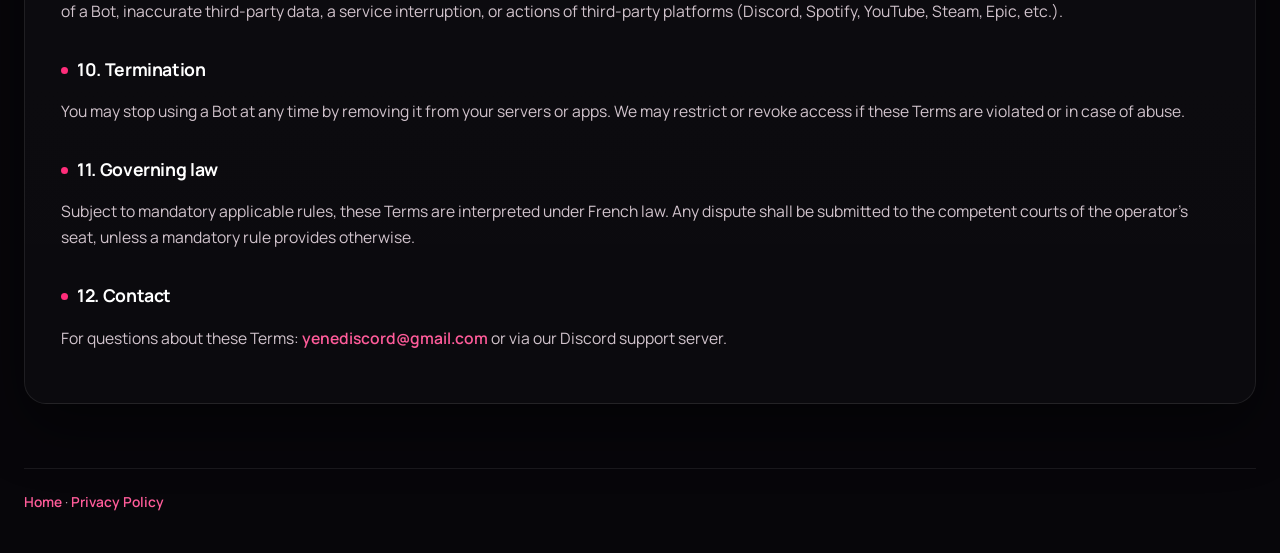
<file: terms.html>
<!DOCTYPE html>
<html lang="en">
  <head>
    <meta charset="utf-8" />
    <title>Redirecting…</title>
    <link rel="canonical" href="https://legal.shvkt.xyz/terms/" />
    <meta http-equiv="refresh" content="0; url=/terms/" />
    <script>location.replace('/terms/');</script>
  </head>
  <body>
    <p><a href="/terms/">Terms of Service</a></p>
  </body>
</html>
</file>
<file: styles.css>
@import url("https://fonts.googleapis.com/css2?family=Syne:wght@600;700;800&family=Manrope:wght@400;500;600;700&display=swap");

:root {
  --studio: #ff2d7a;
  --studio-hot: #ff5c9a;
  --studio-soft: rgba(255, 45, 122, 0.16);
  --studio-mid: rgba(255, 45, 122, 0.4);
  --music: #8b3dff;
  --music-hot: #a66bff;
  --games: #ff2d7a;
  --games-hot: #ff5c9a;
  --destiny: #337bff;
  --destiny-hot: #5b96ff;
  --blurple: #5865f2;
  --bg: #07060a;
  --ink: #fff7fb;
  --muted: #b9a8b3;
  --line: rgba(255, 255, 255, 0.08);
  --panel: rgba(255, 255, 255, 0.035);
  --font: "Manrope", system-ui, sans-serif;
  --display: "Syne", system-ui, sans-serif;
  --radius: 18px;
  --shadow: 0 24px 60px rgba(0, 0, 0, 0.45);
}

* {
  box-sizing: border-box;
}

html {
  scroll-behavior: smooth;
}

body {
  margin: 0;
  min-height: 100vh;
  color: var(--ink);
  font-family: var(--font);
  background: var(--bg);
  line-height: 1.65;
  -webkit-font-smoothing: antialiased;
}

.bg {
  position: fixed;
  inset: 0;
  z-index: -1;
  overflow: hidden;
  background:
    radial-gradient(ellipse 80% 55% at 50% -8%, rgba(255, 45, 122, 0.38), transparent 60%),
    radial-gradient(ellipse 40% 35% at 12% 70%, rgba(139, 61, 255, 0.14), transparent 55%),
    radial-gradient(ellipse 35% 30% at 90% 40%, rgba(255, 45, 122, 0.1), transparent 50%),
    linear-gradient(180deg, #160911 0%, var(--bg) 42%, #050407 100%);
}

.bg::after {
  content: "";
  position: absolute;
  inset: 0;
  background-image:
    linear-gradient(rgba(255, 255, 255, 0.022) 1px, transparent 1px),
    linear-gradient(90deg, rgba(255, 255, 255, 0.022) 1px, transparent 1px);
  background-size: 64px 64px;
  mask-image: radial-gradient(ellipse 70% 50% at 50% 12%, black, transparent 70%);
  opacity: 0.5;
  pointer-events: none;
}

.shell {
  width: min(1280px, calc(100% - 3rem));
  margin-inline: auto;
}

.site-header {
  display: flex;
  align-items: center;
  justify-content: space-between;
  gap: 1rem;
  padding: 1.25rem 0 0.5rem;
  animation: fade-down 0.55s ease both;
}

.brand {
  display: inline-flex;
  align-items: center;
  gap: 0.7rem;
  color: var(--ink);
  text-decoration: none;
  font-family: var(--display);
  font-weight: 700;
  font-size: 1.05rem;
  letter-spacing: -0.03em;
}

.brand-mark {
  width: 2.15rem;
  height: 2.15rem;
  border-radius: 0.6rem;
  object-fit: cover;
  display: block;
  flex-shrink: 0;
  box-shadow: 0 8px 24px rgba(255, 45, 122, 0.35);
}

.header-actions {
  display: flex;
  flex-wrap: wrap;
  align-items: center;
  justify-content: flex-end;
  gap: 0.55rem;
}

.lang-switch {
  display: inline-flex;
  align-items: center;
  padding: 0.18rem;
  border-radius: 999px;
  border: 1px solid var(--line);
  background: rgba(0, 0, 0, 0.25);
}

.lang-switch button {
  appearance: none;
  border: 0;
  margin: 0;
  cursor: pointer;
  font: inherit;
  font-size: 0.72rem;
  font-weight: 700;
  letter-spacing: 0.06em;
  padding: 0.38rem 0.7rem;
  border-radius: 999px;
  color: var(--muted);
  background: transparent;
  transition: color 0.2s ease, background 0.2s ease;
}

.lang-switch button:hover {
  color: var(--ink);
}

.lang-switch button.is-active,
.lang-switch button[aria-pressed="true"] {
  color: #fff;
  background: var(--studio);
}

nav {
  display: flex;
  flex-wrap: wrap;
  gap: 0.2rem;
}

nav a {
  color: var(--muted);
  text-decoration: none;
  font-size: 0.88rem;
  font-weight: 500;
  padding: 0.42rem 0.75rem;
  border-radius: 0.55rem;
  transition: color 0.2s ease, background 0.2s ease;
}

nav a:hover {
  color: var(--ink);
  background: rgba(255, 255, 255, 0.04);
}

nav a[aria-current="page"] {
  color: var(--studio-hot);
  background: var(--studio-soft);
}

/* Home */
.landing {
  padding: clamp(1.75rem, 5vh, 3.25rem) 0 3rem;
  animation: rise 0.7s ease 0.04s both;
}

.hero {
  position: relative;
  display: grid;
  justify-items: start;
  gap: 1rem;
  padding: 1.75rem 0 2.35rem;
  max-width: 40rem;
}

.hero-glow {
  position: absolute;
  width: 12rem;
  height: 12rem;
  left: -1.75rem;
  top: -0.75rem;
  border-radius: 50%;
  background: radial-gradient(circle, rgba(255, 45, 122, 0.35), transparent 68%);
  filter: blur(8px);
  pointer-events: none;
  animation: pulse 4.5s ease-in-out infinite;
}

.hero-logo {
  position: relative;
  width: min(7.75rem, 34vw);
  height: auto;
  border-radius: 1.25rem;
  box-shadow:
    0 0 0 1px rgba(255, 255, 255, 0.08),
    0 24px 56px rgba(255, 45, 122, 0.38);
  animation: float 5.5s ease-in-out infinite;
}

.hero h1 {
  margin: 0;
  font-family: var(--display);
  font-size: clamp(2.9rem, 7vw, 4.6rem);
  font-weight: 800;
  line-height: 0.96;
  letter-spacing: -0.05em;
  color: #fff;
}

.hero .lede {
  max-width: 34rem;
  margin: 0;
  color: var(--muted);
  font-size: 1.08rem;
  line-height: 1.7;
}

.bot-picker {
  display: grid;
  grid-template-columns: repeat(3, minmax(0, 1fr));
  gap: clamp(1.15rem, 2vw, 1.85rem);
}

.bot-card {
  --accent: var(--studio);
  --accent-rgb: 255, 45, 122;
  display: flex;
  flex-direction: column;
  gap: 1.45rem;
  min-height: 100%;
  padding: 1.75rem 1.65rem 1.55rem;
  border: 1px solid rgba(var(--accent-rgb), 0.28);
  border-radius: calc(var(--radius) + 4px);
  background:
    linear-gradient(165deg, rgba(255, 255, 255, 0.06), rgba(255, 255, 255, 0.012)),
    var(--panel);
  box-shadow: var(--shadow);
  transition: transform 0.22s ease, border-color 0.22s ease, box-shadow 0.22s ease;
}

.bot-card:hover {
  transform: translateY(-5px);
  border-color: rgba(var(--accent-rgb), 0.55);
  box-shadow: 0 28px 64px rgba(var(--accent-rgb), 0.18);
}

.bot-card--music {
  --accent: var(--music);
  --accent-rgb: 139, 61, 255;
  animation: rise 0.7s ease 0.12s both;
}

.bot-card--games {
  --accent: var(--games);
  --accent-rgb: 255, 45, 122;
  animation: rise 0.7s ease 0.2s both;
}

.bot-card--destiny {
  --accent: var(--destiny);
  --accent-rgb: 51, 123, 255;
  animation: rise 0.7s ease 0.28s both;
}

.bot-card__logo {
  width: 5.5rem;
  height: 5.5rem;
  border-radius: 1.2rem;
  object-fit: cover;
  box-shadow:
    0 0 0 1px rgba(255, 255, 255, 0.06),
    0 14px 32px rgba(0, 0, 0, 0.4);
}

.bot-card__body {
  display: grid;
  gap: 0.7rem;
  flex: 1;
  min-width: 0;
}

.bot-name {
  display: flex;
  flex-wrap: wrap;
  align-items: center;
  gap: 0.5rem 0.65rem;
}

.bot-card h2 {
  margin: 0;
  font-family: var(--display);
  font-size: 1.42rem;
  font-weight: 700;
  letter-spacing: -0.03em;
  color: #fff;
  line-height: 1.15;
}

.verified-badge {
  display: inline-flex;
  align-items: center;
  flex-shrink: 0;
  line-height: 0;
  filter: drop-shadow(0 4px 10px rgba(88, 101, 242, 0.35));
}

.verified-badge svg {
  display: block;
}

.status-badge {
  display: inline-flex;
  align-items: center;
  justify-content: center;
  flex-shrink: 0;
  min-height: 1rem;
  padding: 0.18rem 0.48rem;
  border-radius: 4px;
  font-size: 0.62rem;
  font-weight: 800;
  letter-spacing: 0.08em;
  line-height: 1;
  color: #fff;
}

.status-badge--beta {
  background: linear-gradient(135deg, #5b96ff, #337bff);
  box-shadow: 0 4px 12px rgba(51, 123, 255, 0.4);
}

.bot-card p {
  margin: 0;
  color: var(--muted);
  font-size: 0.98rem;
  line-height: 1.65;
}

.cta {
  display: flex;
  flex-direction: column;
  align-items: stretch;
  gap: 0.6rem;
  margin-top: auto;
}

.landing-support {
  margin-top: 1.5rem;
}

.btn {
  display: inline-flex;
  align-items: center;
  justify-content: center;
  gap: 0.4rem;
  padding: 0.88rem 1.2rem;
  border: 1px solid var(--line);
  border-radius: 14px;
  color: var(--ink);
  text-decoration: none;
  background: rgba(255, 255, 255, 0.04);
  font-weight: 700;
  font-size: 0.94rem;
  transition: transform 0.2s ease, border-color 0.2s ease, background 0.2s ease,
    box-shadow 0.2s ease;
}

.btn:hover {
  transform: translateY(-2px);
  background: rgba(255, 255, 255, 0.07);
}

.btn.primary {
  border-color: transparent;
  color: #fff;
}

.btn.ghost {
  background: transparent;
}

.btn.soft {
  background: rgba(255, 255, 255, 0.03);
}

.bot-card--music .btn.primary {
  background: linear-gradient(135deg, var(--music-hot), var(--music));
  box-shadow: 0 12px 30px rgba(139, 61, 255, 0.35);
}

.bot-card--music .btn.primary:hover {
  box-shadow: 0 16px 38px rgba(139, 61, 255, 0.5);
}

.bot-card--games .btn.primary {
  background: linear-gradient(135deg, var(--games-hot), var(--games));
  box-shadow: 0 12px 30px rgba(255, 45, 122, 0.35);
}

.bot-card--games .btn.primary:hover {
  box-shadow: 0 16px 38px rgba(255, 45, 122, 0.5);
}

.bot-card--destiny .btn.primary {
  background: linear-gradient(135deg, var(--destiny-hot), var(--destiny));
  box-shadow: 0 12px 30px rgba(51, 123, 255, 0.35);
}

.bot-card--destiny .btn.primary:hover {
  box-shadow: 0 16px 38px rgba(51, 123, 255, 0.5);
}

.bot-card--music .btn.ghost:hover {
  border-color: rgba(139, 61, 255, 0.45);
}

.bot-card--games .btn.ghost:hover {
  border-color: rgba(255, 45, 122, 0.45);
}

.bot-card--destiny .btn.ghost:hover {
  border-color: rgba(51, 123, 255, 0.45);
}

.legal-strip {
  display: flex;
  flex-wrap: wrap;
  gap: 0.7rem 1.15rem;
  margin-top: 2.6rem;
  padding-top: 1.45rem;
  border-top: 1px solid var(--line);
  color: var(--muted);
  font-size: 0.88rem;
}

.legal-strip a {
  color: var(--studio-hot);
  text-decoration: none;
  font-weight: 600;
}

.legal-strip a:hover {
  text-decoration: underline;
}

/* Docs */
.doc {
  padding: 1.5rem 0 4rem;
  animation: rise 0.65s ease both;
}

.doc-card {
  background: linear-gradient(180deg, rgba(255, 255, 255, 0.045), rgba(255, 255, 255, 0.02));
  border: 1px solid var(--line);
  border-radius: calc(var(--radius) + 4px);
  padding: clamp(1.4rem, 3.5vw, 2.25rem);
  box-shadow: var(--shadow);
  position: relative;
  overflow: hidden;
}

.doc-card::before {
  content: "";
  position: absolute;
  top: 0;
  left: 0;
  right: 0;
  height: 3px;
  background: linear-gradient(90deg, var(--studio), var(--studio-hot), transparent 80%);
}

.doc h1 {
  margin: 0 0 0.4rem;
  font-family: var(--display);
  font-size: clamp(1.85rem, 4.5vw, 2.55rem);
  font-weight: 700;
  letter-spacing: -0.035em;
  line-height: 1.15;
}

.meta {
  color: var(--muted);
  font-size: 0.9rem;
  margin: 0 0 1.75rem;
  padding-bottom: 1.25rem;
  border-bottom: 1px solid var(--line);
}

.doc h2 {
  margin: 1.85rem 0 0.55rem;
  font-size: 1.1rem;
  font-weight: 700;
  letter-spacing: -0.02em;
  color: #fff;
}

.doc h2::before {
  content: "";
  display: inline-block;
  width: 0.45rem;
  height: 0.45rem;
  margin-right: 0.55rem;
  margin-bottom: 0.1rem;
  border-radius: 50%;
  background: var(--studio);
  vertical-align: middle;
}

.doc p,
.doc li {
  color: #d2c4cd;
  font-size: 0.98rem;
}

.doc ul {
  padding-left: 1.15rem;
}

.doc li + li {
  margin-top: 0.35rem;
}

.doc a {
  color: var(--studio-hot);
  text-decoration: none;
  font-weight: 600;
  border-bottom: 1px solid transparent;
  transition: border-color 0.2s ease;
}

.doc a:hover {
  border-bottom-color: var(--studio-mid);
}

.site-footer {
  padding: 1.35rem 0 2.5rem;
  border-top: 1px solid var(--line);
  color: var(--muted);
  font-size: 0.86rem;
  animation: fade-down 0.55s ease 0.2s both;
}

.site-footer p {
  margin: 0;
}

.site-footer .muted {
  margin-top: 0.35rem;
}

.site-footer a {
  color: var(--studio-hot);
  text-decoration: none;
  font-weight: 600;
}

.site-footer a:hover {
  text-decoration: underline;
}

@keyframes rise {
  from {
    opacity: 0;
    transform: translateY(16px);
  }
  to {
    opacity: 1;
    transform: translateY(0);
  }
}

@keyframes fade-down {
  from {
    opacity: 0;
    transform: translateY(-8px);
  }
  to {
    opacity: 1;
    transform: translateY(0);
  }
}

@keyframes float {
  0%,
  100% {
    transform: translateY(0);
  }
  50% {
    transform: translateY(-8px);
  }
}

@keyframes pulse {
  0%,
  100% {
    opacity: 0.75;
    transform: scale(1);
  }
  50% {
    opacity: 1;
    transform: scale(1.06);
  }
}

@media (max-width: 980px) {
  .bot-picker {
    grid-template-columns: 1fr;
    gap: 1.1rem;
  }

  .bot-card {
    display: grid;
    grid-template-columns: auto 1fr;
    grid-template-areas:
      "logo body"
      "cta cta";
    align-items: start;
    gap: 1rem 1.2rem;
  }

  .bot-card__logo {
    grid-area: logo;
    width: 4.75rem;
    height: 4.75rem;
  }

  .bot-card__body {
    grid-area: body;
  }

  .cta {
    grid-area: cta;
    flex-direction: row;
    flex-wrap: wrap;
  }

  .cta .btn {
    flex: 1 1 auto;
    min-width: 10rem;
  }
}

@media (max-width: 680px) {
  .shell {
    width: min(1280px, calc(100% - 1.75rem));
  }

  .site-header {
    flex-direction: column;
    align-items: flex-start;
  }

  .header-actions {
    width: 100%;
    justify-content: space-between;
  }

  .bot-card {
    grid-template-columns: 1fr;
    grid-template-areas:
      "logo"
      "body"
      "cta";
  }

  nav {
    flex: 1;
  }
}

@media (prefers-reduced-motion: reduce) {
  *,
  *::before,
  *::after {
    animation: none !important;
    transition: none !important;
  }
}
</file>
